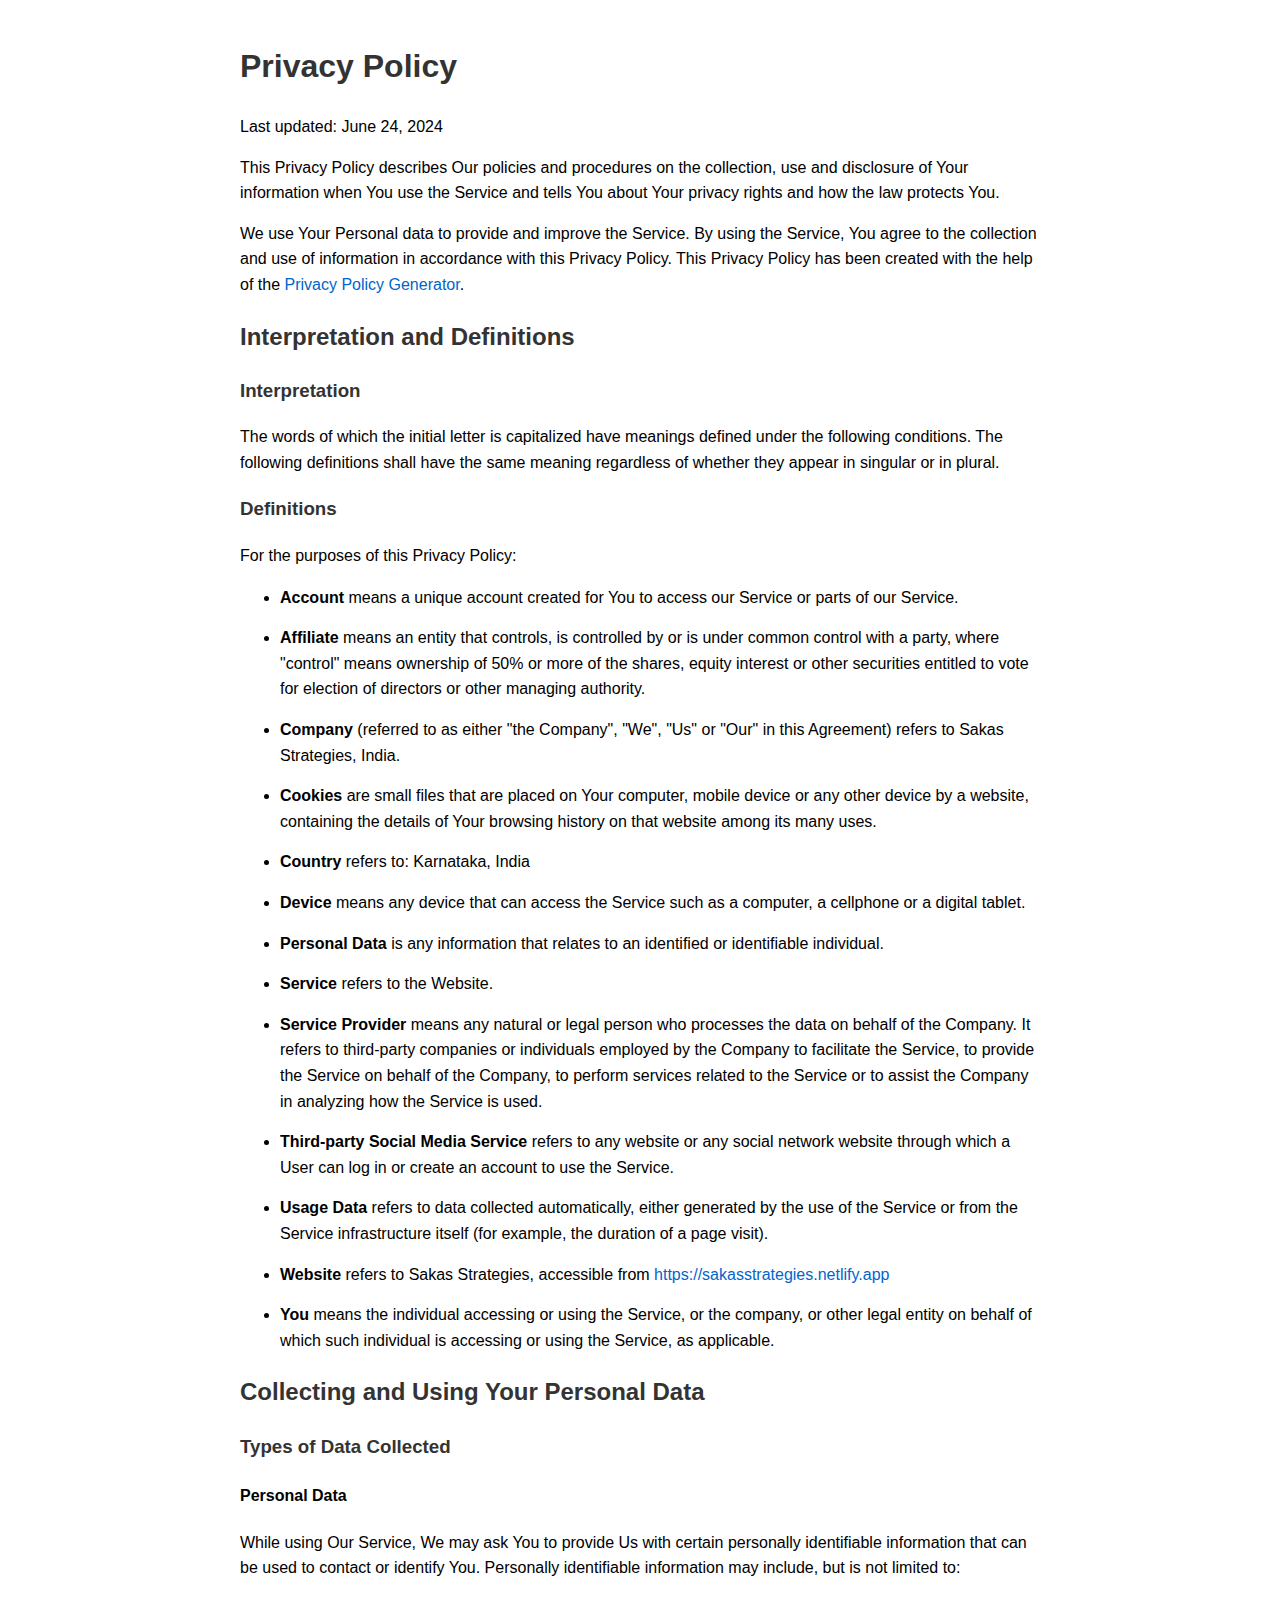
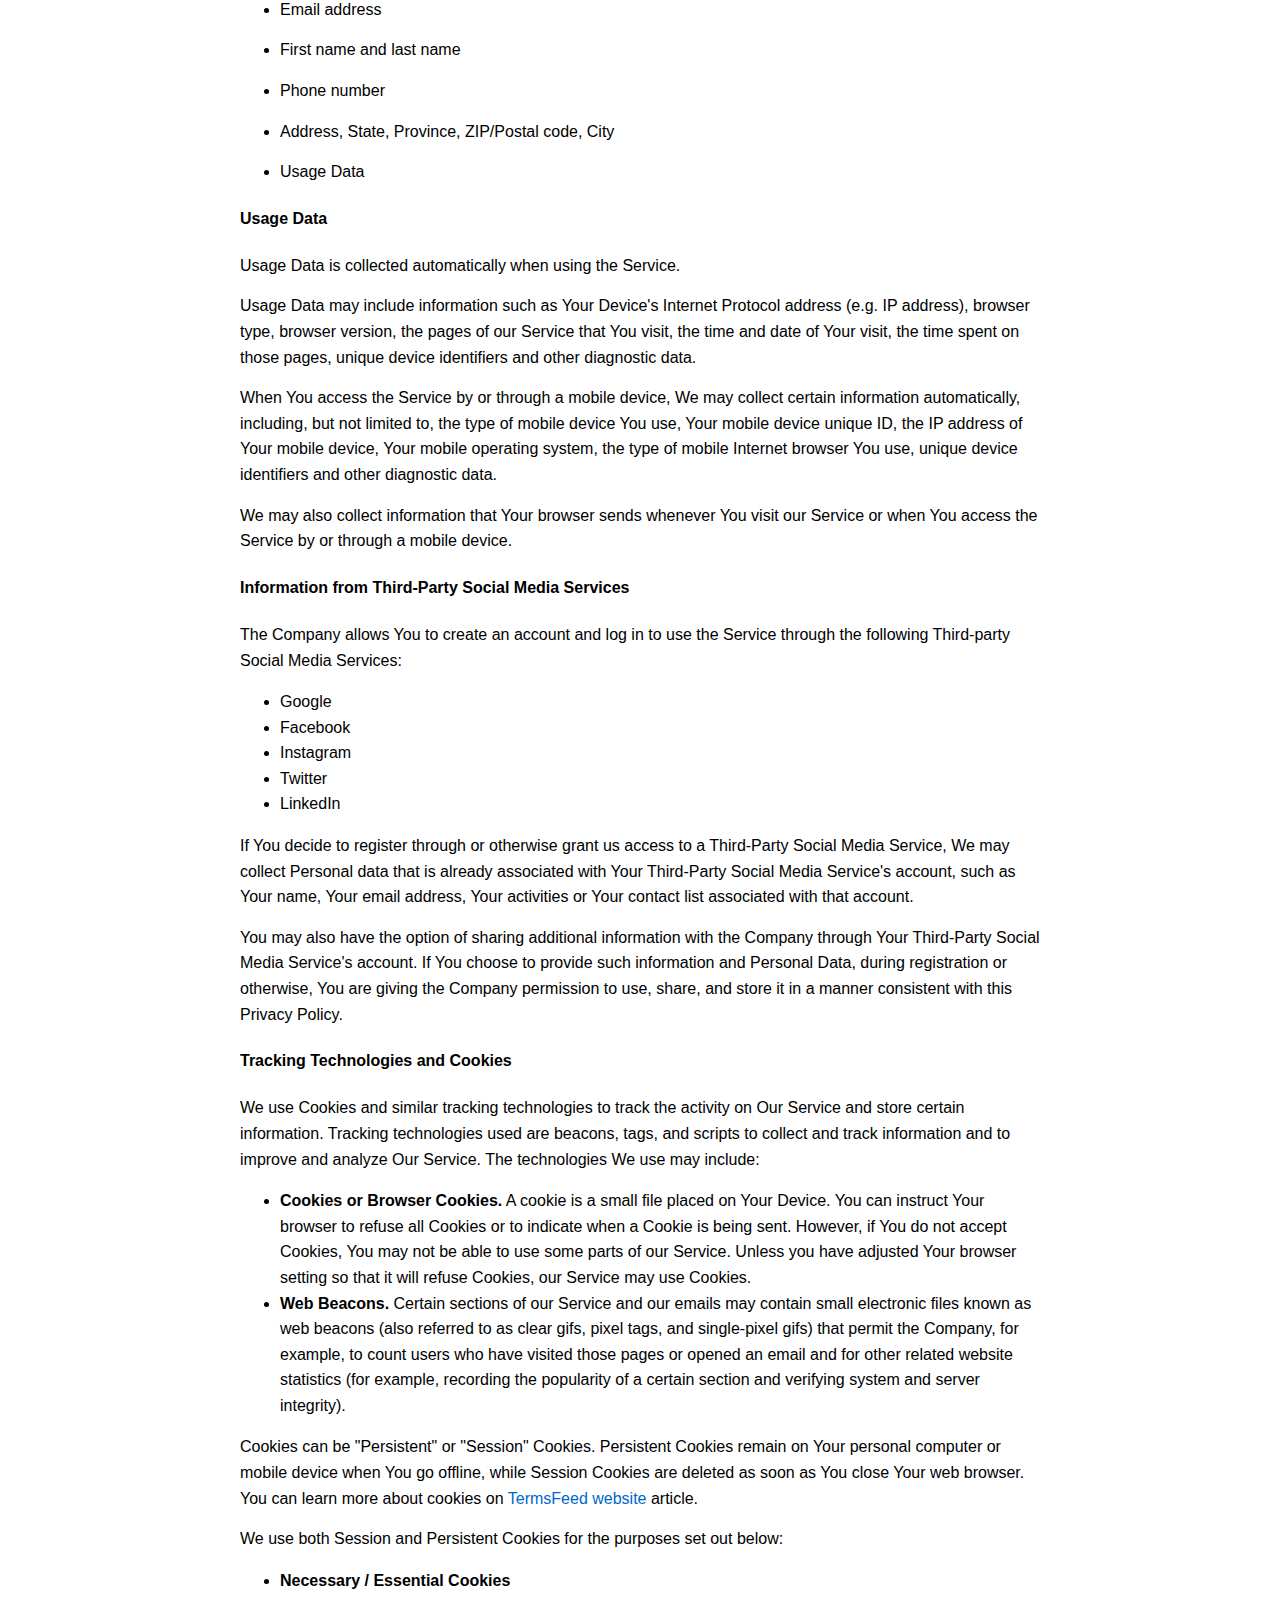
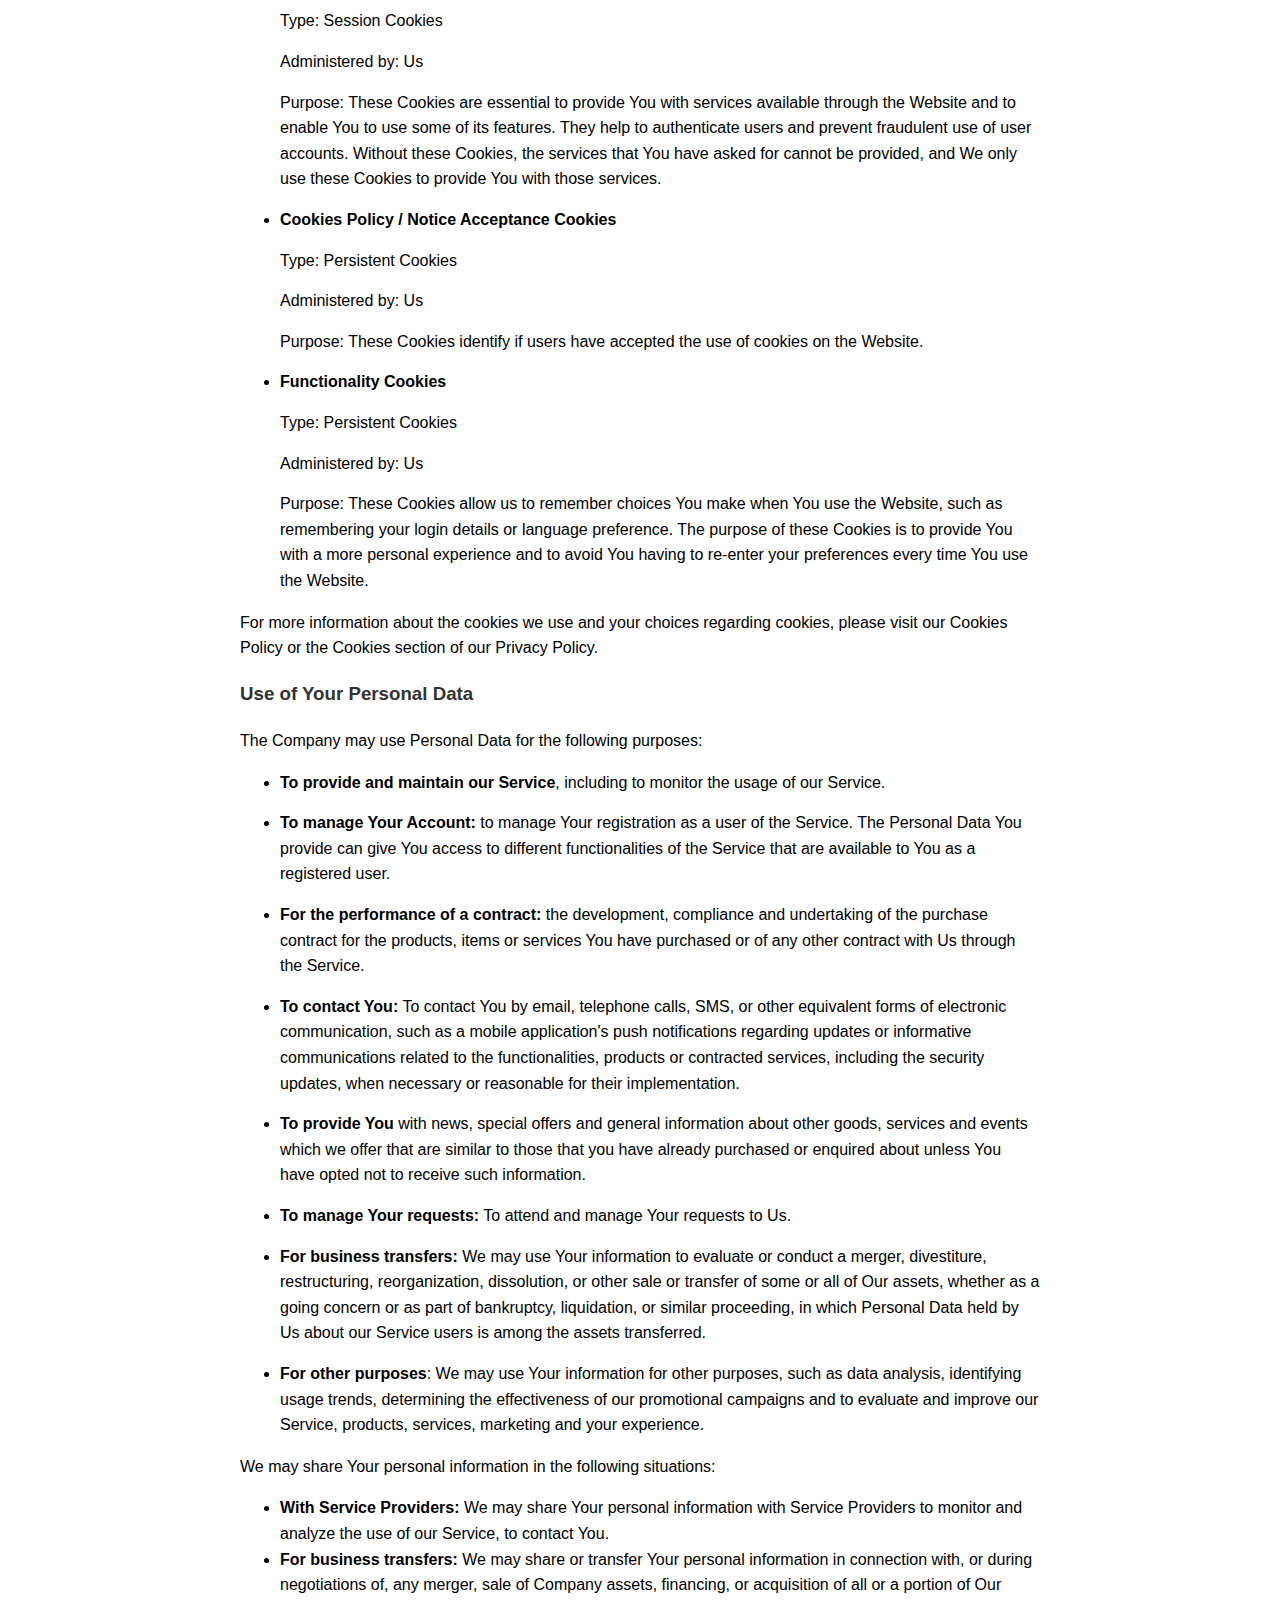
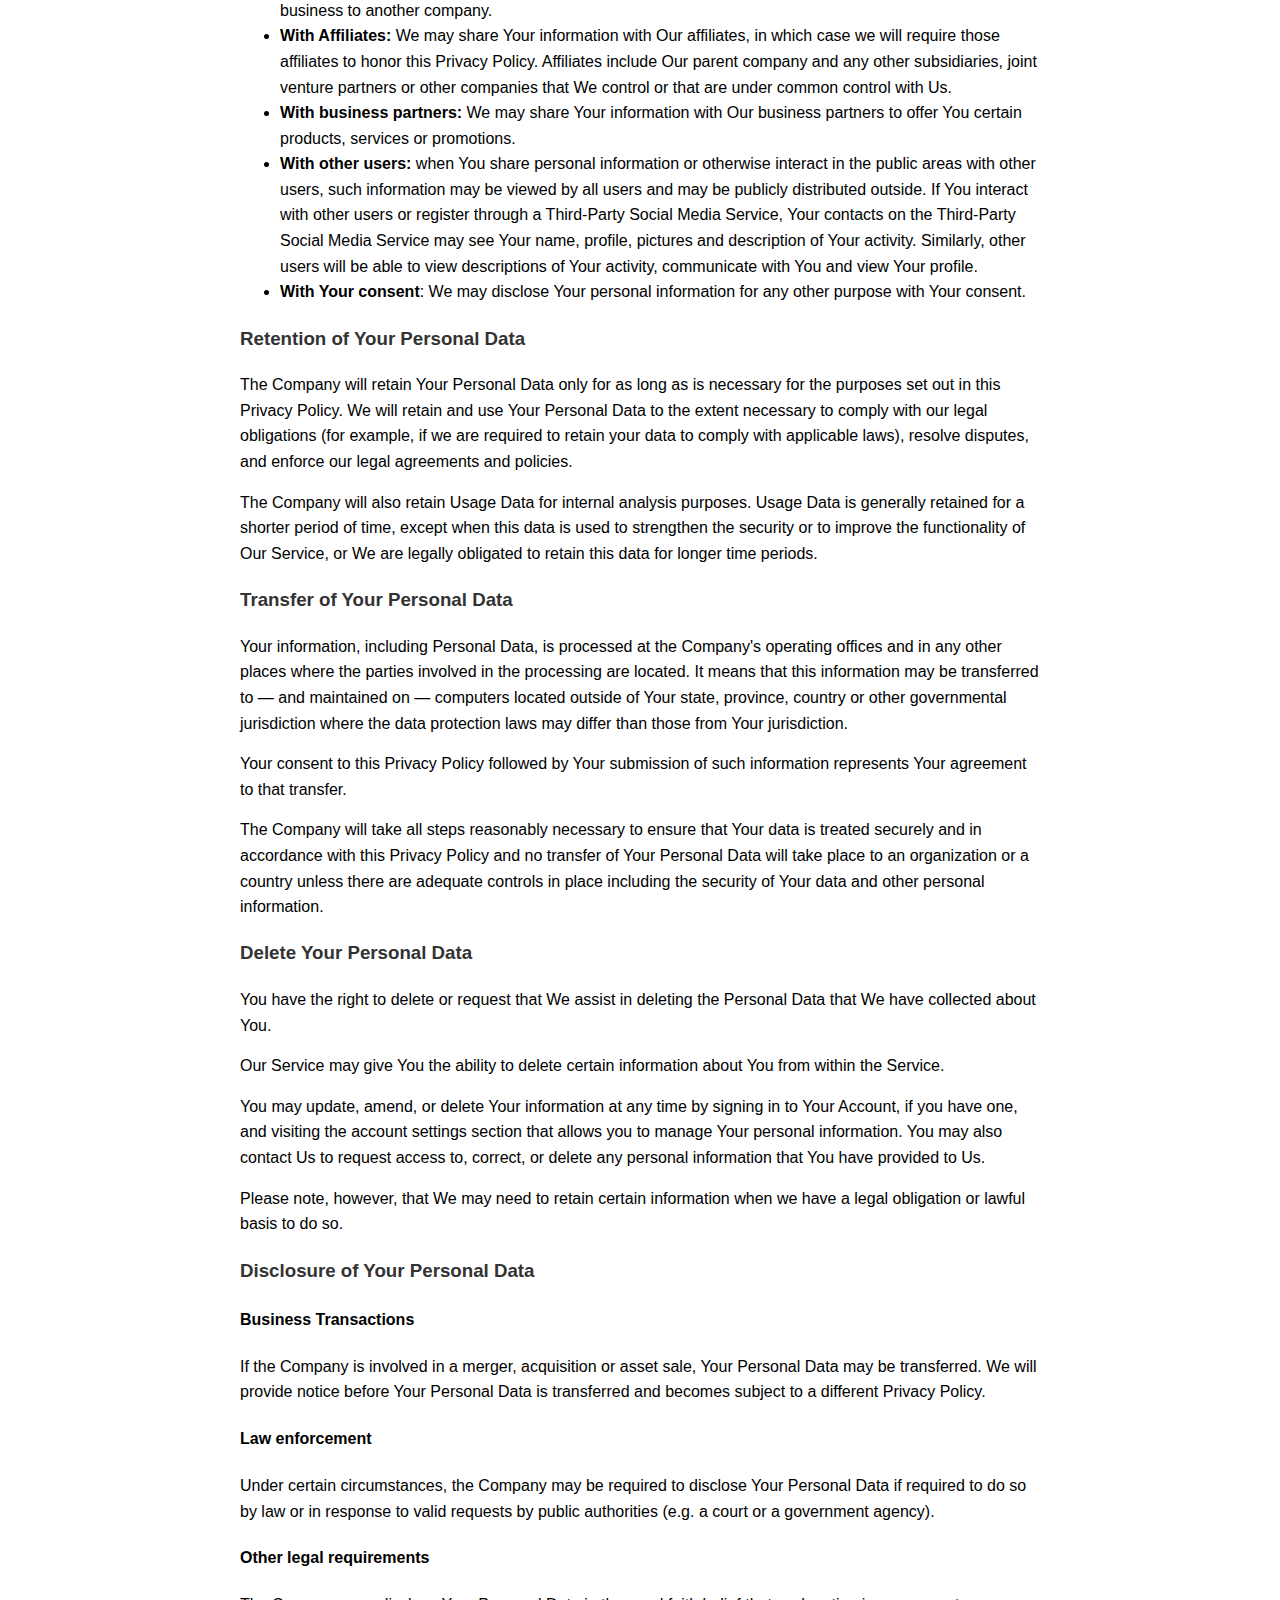
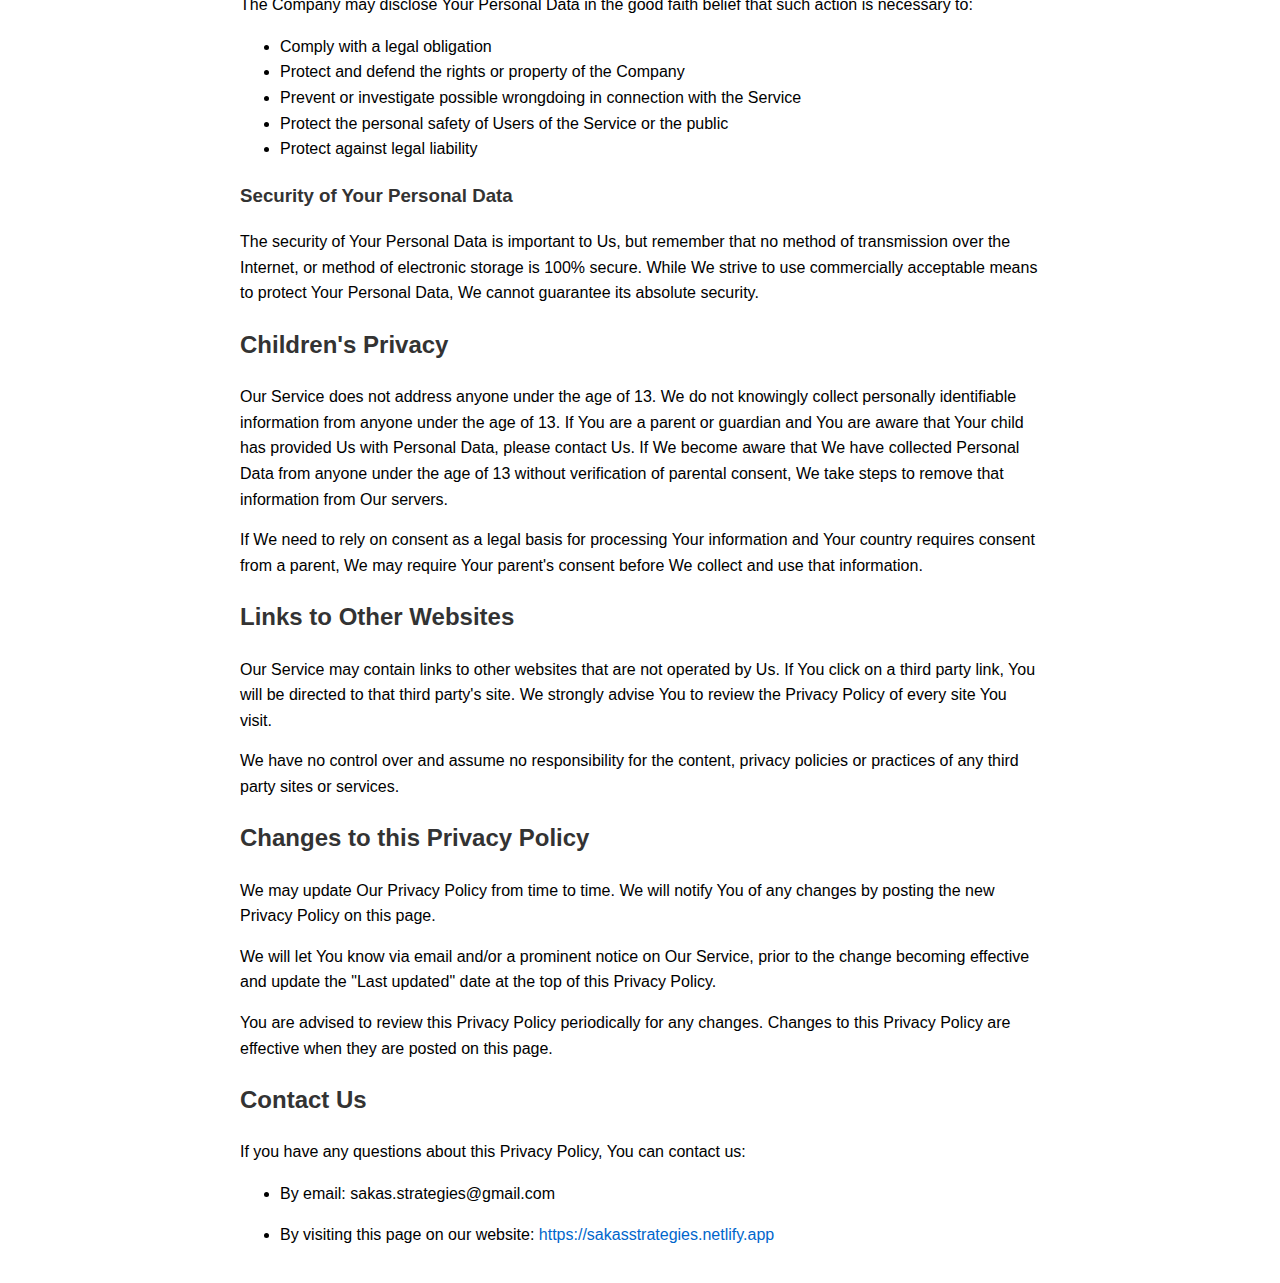
<file: privacy.html>
<!DOCTYPE html>
<html lang="en">

<head>
    <meta charset="UTF-8">
    <meta name="viewport" content="width=device-width, initial-scale=1.0">
    <title>Privacy Policy - Sakas Strategies</title>
    <style>
        body {
            font-family: Arial, sans-serif;
            line-height: 1.6;
            max-width: 800px;
            margin: auto;
            padding: 20px;
        }

        h1,
        h2,
        h3 {
            color: #333;
        }

        p {
            margin: 0 0 15px;
        }

        a {
            color: #0066cc;
            text-decoration: none;
        }

        a:hover {
            text-decoration: underline;
        }
    </style>
</head>

<body>
    <h1>Privacy Policy</h1>
    <p>Last updated: June 24, 2024</p>
    <p>This Privacy Policy describes Our policies and procedures on the collection, use and disclosure of Your
        information when You use the Service and tells You about Your privacy rights and how the law protects You.</p>
    <p>We use Your Personal data to provide and improve the Service. By using the Service, You agree to the collection
        and use of information in accordance with this Privacy Policy. This Privacy Policy has been created with the
        help of the <a href="https://www.termsfeed.com/privacy-policy-generator/" target="_blank">Privacy Policy
            Generator</a>.</p>
    <h2>Interpretation and Definitions</h2>
    <h3>Interpretation</h3>
    <p>The words of which the initial letter is capitalized have meanings defined under the following conditions. The
        following definitions shall have the same meaning regardless of whether they appear in singular or in plural.
    </p>
    <h3>Definitions</h3>
    <p>For the purposes of this Privacy Policy:</p>
    <ul>
        <li>
            <p><strong>Account</strong> means a unique account created for You to access our Service or parts of our
                Service.</p>
        </li>
        <li>
            <p><strong>Affiliate</strong> means an entity that controls, is controlled by or is under common control
                with a party, where &quot;control&quot; means ownership of 50% or more of the shares, equity interest or
                other securities entitled to vote for election of directors or other managing authority.</p>
        </li>
        <li>
            <p><strong>Company</strong> (referred to as either &quot;the Company&quot;, &quot;We&quot;, &quot;Us&quot;
                or &quot;Our&quot; in this Agreement) refers to Sakas Strategies, India.</p>
        </li>
        <li>
            <p><strong>Cookies</strong> are small files that are placed on Your computer, mobile device or any other
                device by a website, containing the details of Your browsing history on that website among its many
                uses.</p>
        </li>
        <li>
            <p><strong>Country</strong> refers to: Karnataka, India</p>
        </li>
        <li>
            <p><strong>Device</strong> means any device that can access the Service such as a computer, a cellphone or a
                digital tablet.</p>
        </li>
        <li>
            <p><strong>Personal Data</strong> is any information that relates to an identified or identifiable
                individual.</p>
        </li>
        <li>
            <p><strong>Service</strong> refers to the Website.</p>
        </li>
        <li>
            <p><strong>Service Provider</strong> means any natural or legal person who processes the data on behalf of
                the Company. It refers to third-party companies or individuals employed by the Company to facilitate the
                Service, to provide the Service on behalf of the Company, to perform services related to the Service or
                to assist the Company in analyzing how the Service is used.</p>
        </li>
        <li>
            <p><strong>Third-party Social Media Service</strong> refers to any website or any social network website
                through which a User can log in or create an account to use the Service.</p>
        </li>
        <li>
            <p><strong>Usage Data</strong> refers to data collected automatically, either generated by the use of the
                Service or from the Service infrastructure itself (for example, the duration of a page visit).</p>
        </li>
        <li>
            <p><strong>Website</strong> refers to Sakas Strategies, accessible from <a
                    href="https://sakasstrategies.netlify.app" rel="external nofollow noopener"
                    target="_blank">https://sakasstrategies.netlify.app</a></p>
        </li>
        <li>
            <p><strong>You</strong> means the individual accessing or using the Service, or the company, or other legal
                entity on behalf of which such individual is accessing or using the Service, as applicable.</p>
        </li>
    </ul>
    <h2>Collecting and Using Your Personal Data</h2>
    <h3>Types of Data Collected</h3>
    <h4>Personal Data</h4>
    <p>While using Our Service, We may ask You to provide Us with certain personally identifiable information that can
        be used to contact or identify You. Personally identifiable information may include, but is not limited to:</p>
    <ul>
        <li>
            <p>Email address</p>
        </li>
        <li>
            <p>First name and last name</p>
        </li>
        <li>
            <p>Phone number</p>
        </li>
        <li>
            <p>Address, State, Province, ZIP/Postal code, City</p>
        </li>
        <li>
            <p>Usage Data</p>
        </li>
    </ul>
    <h4>Usage Data</h4>
    <p>Usage Data is collected automatically when using the Service.</p>
    <p>Usage Data may include information such as Your Device's Internet Protocol address (e.g. IP address), browser
        type, browser version, the pages of our Service that You visit, the time and date of Your visit, the time spent
        on those pages, unique device identifiers and other diagnostic data.</p>
    <p>When You access the Service by or through a mobile device, We may collect certain information automatically,
        including, but not limited to, the type of mobile device You use, Your mobile device unique ID, the IP address
        of Your mobile device, Your mobile operating system, the type of mobile Internet browser You use, unique device
        identifiers and other diagnostic data.</p>
    <p>We may also collect information that Your browser sends whenever You visit our Service or when You access the
        Service by or through a mobile device.</p>
    <h4>Information from Third-Party Social Media Services</h4>
    <p>The Company allows You to create an account and log in to use the Service through the following Third-party
        Social Media Services:</p>
    <ul>
        <li>Google</li>
        <li>Facebook</li>
        <li>Instagram</li>
        <li>Twitter</li>
        <li>LinkedIn</li>
    </ul>
    <p>If You decide to register through or otherwise grant us access to a Third-Party Social Media Service, We may
        collect Personal data that is already associated with Your Third-Party Social Media Service's account, such as
        Your name, Your email address, Your activities or Your contact list associated with that account.</p>
    <p>You may also have the option of sharing additional information with the Company through Your Third-Party Social
        Media Service's account. If You choose to provide such information and Personal Data, during registration or
        otherwise, You are giving the Company permission to use, share, and store it in a manner consistent with this
        Privacy Policy.</p>
    <h4>Tracking Technologies and Cookies</h4>
    <p>We use Cookies and similar tracking technologies to track the activity on Our Service and store certain
        information. Tracking technologies used are beacons, tags, and scripts to collect and track information and to
        improve and analyze Our Service. The technologies We use may include:</p>
    <ul>
        <li><strong>Cookies or Browser Cookies.</strong> A cookie is a small file placed on Your Device. You can
            instruct Your browser to refuse all Cookies or to indicate when a Cookie is being sent. However, if You do
            not accept Cookies, You may not be able to use some parts of our Service. Unless you have adjusted Your
            browser setting so that it will refuse Cookies, our Service may use Cookies.</li>
        <li><strong>Web Beacons.</strong> Certain sections of our Service and our emails may contain small electronic
            files known as web beacons (also referred to as clear gifs, pixel tags, and single-pixel gifs) that permit
            the Company, for example, to count users who have visited those pages or opened an email and for other
            related website statistics (for example, recording the popularity of a certain section and verifying system
            and server integrity).</li>
    </ul>
    <p>Cookies can be &quot;Persistent&quot; or &quot;Session&quot; Cookies. Persistent Cookies remain on Your personal
        computer or mobile device when You go offline, while Session Cookies are deleted as soon as You close Your web
        browser. You can learn more about cookies on <a href="https://www.termsfeed.com/blog/cookies/#What_Are_Cookies"
            target="_blank">TermsFeed website</a> article.</p>
    <p>We use both Session and Persistent Cookies for the purposes set out below:</p>
    <ul>
        <li>
            <p><strong>Necessary / Essential Cookies</strong></p>
            <p>Type: Session Cookies</p>
            <p>Administered by: Us</p>
            <p>Purpose: These Cookies are essential to provide You with services available through the Website and to
                enable You to use some of its features. They help to authenticate users and prevent fraudulent use of
                user accounts. Without these Cookies, the services that You have asked for cannot be provided, and We
                only use these Cookies to provide You with those services.</p>
        </li>
        <li>
            <p><strong>Cookies Policy / Notice Acceptance Cookies</strong></p>
            <p>Type: Persistent Cookies</p>
            <p>Administered by: Us</p>
            <p>Purpose: These Cookies identify if users have accepted the use of cookies on the Website.</p>
        </li>
        <li>
            <p><strong>Functionality Cookies</strong></p>
            <p>Type: Persistent Cookies</p>
            <p>Administered by: Us</p>
            <p>Purpose: These Cookies allow us to remember choices You make when You use the Website, such as
                remembering your login details or language preference. The purpose of these Cookies is to provide You
                with a more personal experience and to avoid You having to re-enter your preferences every time You use
                the Website.</p>
        </li>
    </ul>
    <p>For more information about the cookies we use and your choices regarding cookies, please visit our Cookies Policy
        or the Cookies section of our Privacy Policy.</p>
    <h3>Use of Your Personal Data</h3>
    <p>The Company may use Personal Data for the following purposes:</p>
    <ul>
        <li>
            <p><strong>To provide and maintain our Service</strong>, including to monitor the usage of our Service.</p>
        </li>
        <li>
            <p><strong>To manage Your Account:</strong> to manage Your registration as a user of the Service. The
                Personal Data You provide can give You access to different functionalities of the Service that are
                available to You as a registered user.</p>
        </li>
        <li>
            <p><strong>For the performance of a contract:</strong> the development, compliance and undertaking of the
                purchase contract for the products, items or services You have purchased or of any other contract with
                Us through the Service.</p>
        </li>
        <li>
            <p><strong>To contact You:</strong> To contact You by email, telephone calls, SMS, or other equivalent forms
                of electronic communication, such as a mobile application's push notifications regarding updates or
                informative communications related to the functionalities, products or contracted services, including
                the security updates, when necessary or reasonable for their implementation.</p>
        </li>
        <li>
            <p><strong>To provide You</strong> with news, special offers and general information about other goods,
                services and events which we offer that are similar to those that you have already purchased or enquired
                about unless You have opted not to receive such information.</p>
        </li>
        <li>
            <p><strong>To manage Your requests:</strong> To attend and manage Your requests to Us.</p>
        </li>
        <li>
            <p><strong>For business transfers:</strong> We may use Your information to evaluate or conduct a merger,
                divestiture, restructuring, reorganization, dissolution, or other sale or transfer of some or all of Our
                assets, whether as a going concern or as part of bankruptcy, liquidation, or similar proceeding, in
                which Personal Data held by Us about our Service users is among the assets transferred.</p>
        </li>
        <li>
            <p><strong>For other purposes</strong>: We may use Your information for other purposes, such as data
                analysis, identifying usage trends, determining the effectiveness of our promotional campaigns and to
                evaluate and improve our Service, products, services, marketing and your experience.</p>
        </li>
    </ul>
    <p>We may share Your personal information in the following situations:</p>
    <ul>
        <li><strong>With Service Providers:</strong> We may share Your personal information with Service Providers to
            monitor and analyze the use of our Service, to contact You.</li>
        <li><strong>For business transfers:</strong> We may share or transfer Your personal information in connection
            with, or during negotiations of, any merger, sale of Company assets, financing, or acquisition of all or a
            portion of Our business to another company.</li>
        <li><strong>With Affiliates:</strong> We may share Your information with Our affiliates, in which case we will
            require those affiliates to honor this Privacy Policy. Affiliates include Our parent company and any other
            subsidiaries, joint venture partners or other companies that We control or that are under common control
            with Us.</li>
        <li><strong>With business partners:</strong> We may share Your information with Our business partners to offer
            You certain products, services or promotions.</li>
        <li><strong>With other users:</strong> when You share personal information or otherwise interact in the public
            areas with other users, such information may be viewed by all users and may be publicly distributed outside.
            If You interact with other users or register through a Third-Party Social Media Service, Your contacts on
            the Third-Party Social Media Service may see Your name, profile, pictures and description of Your activity.
            Similarly, other users will be able to view descriptions of Your activity, communicate with You and view
            Your profile.</li>
        <li><strong>With Your consent</strong>: We may disclose Your personal information for any other purpose with
            Your consent.</li>
    </ul>
    <h3>Retention of Your Personal Data</h3>
    <p>The Company will retain Your Personal Data only for as long as is necessary for the purposes set out in this
        Privacy Policy. We will retain and use Your Personal Data to the extent necessary to comply with our legal
        obligations (for example, if we are required to retain your data to comply with applicable laws), resolve
        disputes, and enforce our legal agreements and policies.</p>
    <p>The Company will also retain Usage Data for internal analysis purposes. Usage Data is generally retained for a
        shorter period of time, except when this data is used to strengthen the security or to improve the functionality
        of Our Service, or We are legally obligated to retain this data for longer time periods.</p>
    <h3>Transfer of Your Personal Data</h3>
    <p>Your information, including Personal Data, is processed at the Company's operating offices and in any other
        places where the parties involved in the processing are located. It means that this information may be
        transferred to — and maintained on — computers located outside of Your state, province, country or other
        governmental jurisdiction where the data protection laws may differ than those from Your jurisdiction.</p>
    <p>Your consent to this Privacy Policy followed by Your submission of such information represents Your agreement to
        that transfer.</p>
    <p>The Company will take all steps reasonably necessary to ensure that Your data is treated securely and in
        accordance with this Privacy Policy and no transfer of Your Personal Data will take place to an organization or
        a country unless there are adequate controls in place including the security of Your data and other personal
        information.</p>
    <h3>Delete Your Personal Data</h3>
    <p>You have the right to delete or request that We assist in deleting the Personal Data that We have collected about
        You.</p>
    <p>Our Service may give You the ability to delete certain information about You from within the Service.</p>
    <p>You may update, amend, or delete Your information at any time by signing in to Your Account, if you have one, and
        visiting the account settings section that allows you to manage Your personal information. You may also contact
        Us to request access to, correct, or delete any personal information that You have provided to Us.</p>
    <p>Please note, however, that We may need to retain certain information when we have a legal obligation or lawful
        basis to do so.</p>
    <h3>Disclosure of Your Personal Data</h3>
    <h4>Business Transactions</h4>
    <p>If the Company is involved in a merger, acquisition or asset sale, Your Personal Data may be transferred. We will
        provide notice before Your Personal Data is transferred and becomes subject to a different Privacy Policy.</p>
    <h4>Law enforcement</h4>
    <p>Under certain circumstances, the Company may be required to disclose Your Personal Data if required to do so by
        law or in response to valid requests by public authorities (e.g. a court or a government agency).</p>
    <h4>Other legal requirements</h4>
    <p>The Company may disclose Your Personal Data in the good faith belief that such action is necessary to:</p>
    <ul>
        <li>Comply with a legal obligation</li>
        <li>Protect and defend the rights or property of the Company</li>
        <li>Prevent or investigate possible wrongdoing in connection with the Service</li>
        <li>Protect the personal safety of Users of the Service or the public</li>
        <li>Protect against legal liability</li>
    </ul>
    <h3>Security of Your Personal Data</h3>
    <p>The security of Your Personal Data is important to Us, but remember that no method of transmission over the
        Internet, or method of electronic storage is 100% secure. While We strive to use commercially acceptable means
        to protect Your Personal Data, We cannot guarantee its absolute security.</p>
    <h2>Children's Privacy</h2>
    <p>Our Service does not address anyone under the age of 13. We do not knowingly collect personally identifiable
        information from anyone under the age of 13. If You are a parent or guardian and You are aware that Your child
        has provided Us with Personal Data, please contact Us. If We become aware that We have collected Personal Data
        from anyone under the age of 13 without verification of parental consent, We take steps to remove that
        information from Our servers.</p>
    <p>If We need to rely on consent as a legal basis for processing Your information and Your country requires consent
        from a parent, We may require Your parent's consent before We collect and use that information.</p>
    <h2>Links to Other Websites</h2>
    <p>Our Service may contain links to other websites that are not operated by Us. If You click on a third party link,
        You will be directed to that third party's site. We strongly advise You to review the Privacy Policy of every
        site You visit.</p>
    <p>We have no control over and assume no responsibility for the content, privacy policies or practices of any third
        party sites or services.</p>
    <h2>Changes to this Privacy Policy</h2>
    <p>We may update Our Privacy Policy from time to time. We will notify You of any changes by posting the new Privacy
        Policy on this page.</p>
    <p>We will let You know via email and/or a prominent notice on Our Service, prior to the change becoming effective
        and update the &quot;Last updated&quot; date at the top of this Privacy Policy.</p>
    <p>You are advised to review this Privacy Policy periodically for any changes. Changes to this Privacy Policy are
        effective when they are posted on this page.</p>
    <h2>Contact Us</h2>
    <p>If you have any questions about this Privacy Policy, You can contact us:</p>
    <ul>
        <li>
            <p>By email: sakas.strategies@gmail.com</p>
        </li>
        <li>
            <p>By visiting this page on our website: <a href="https://sakasstrategies.netlify.app"
                    rel="external nofollow noopener" target="_blank">https://sakasstrategies.netlify.app</a></p>
        </li>
    </ul>
</body>

</html>
</file>
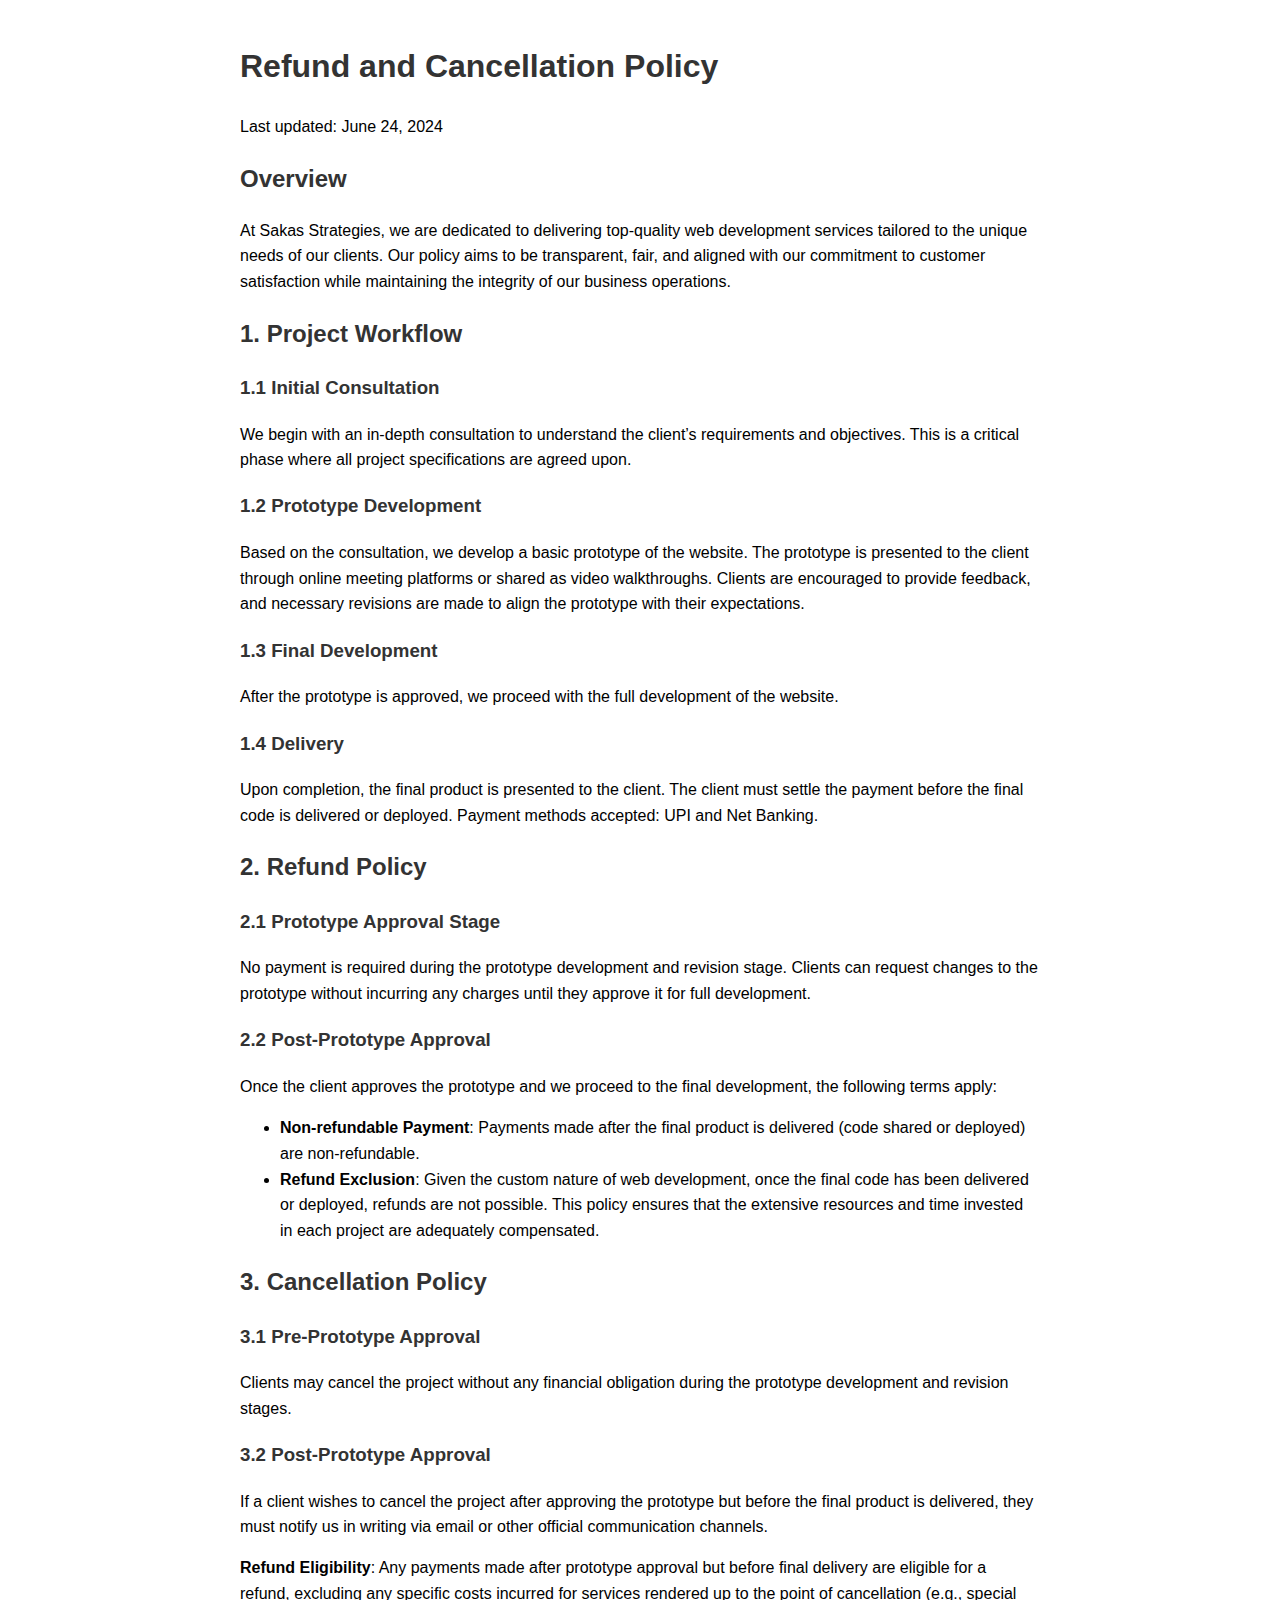
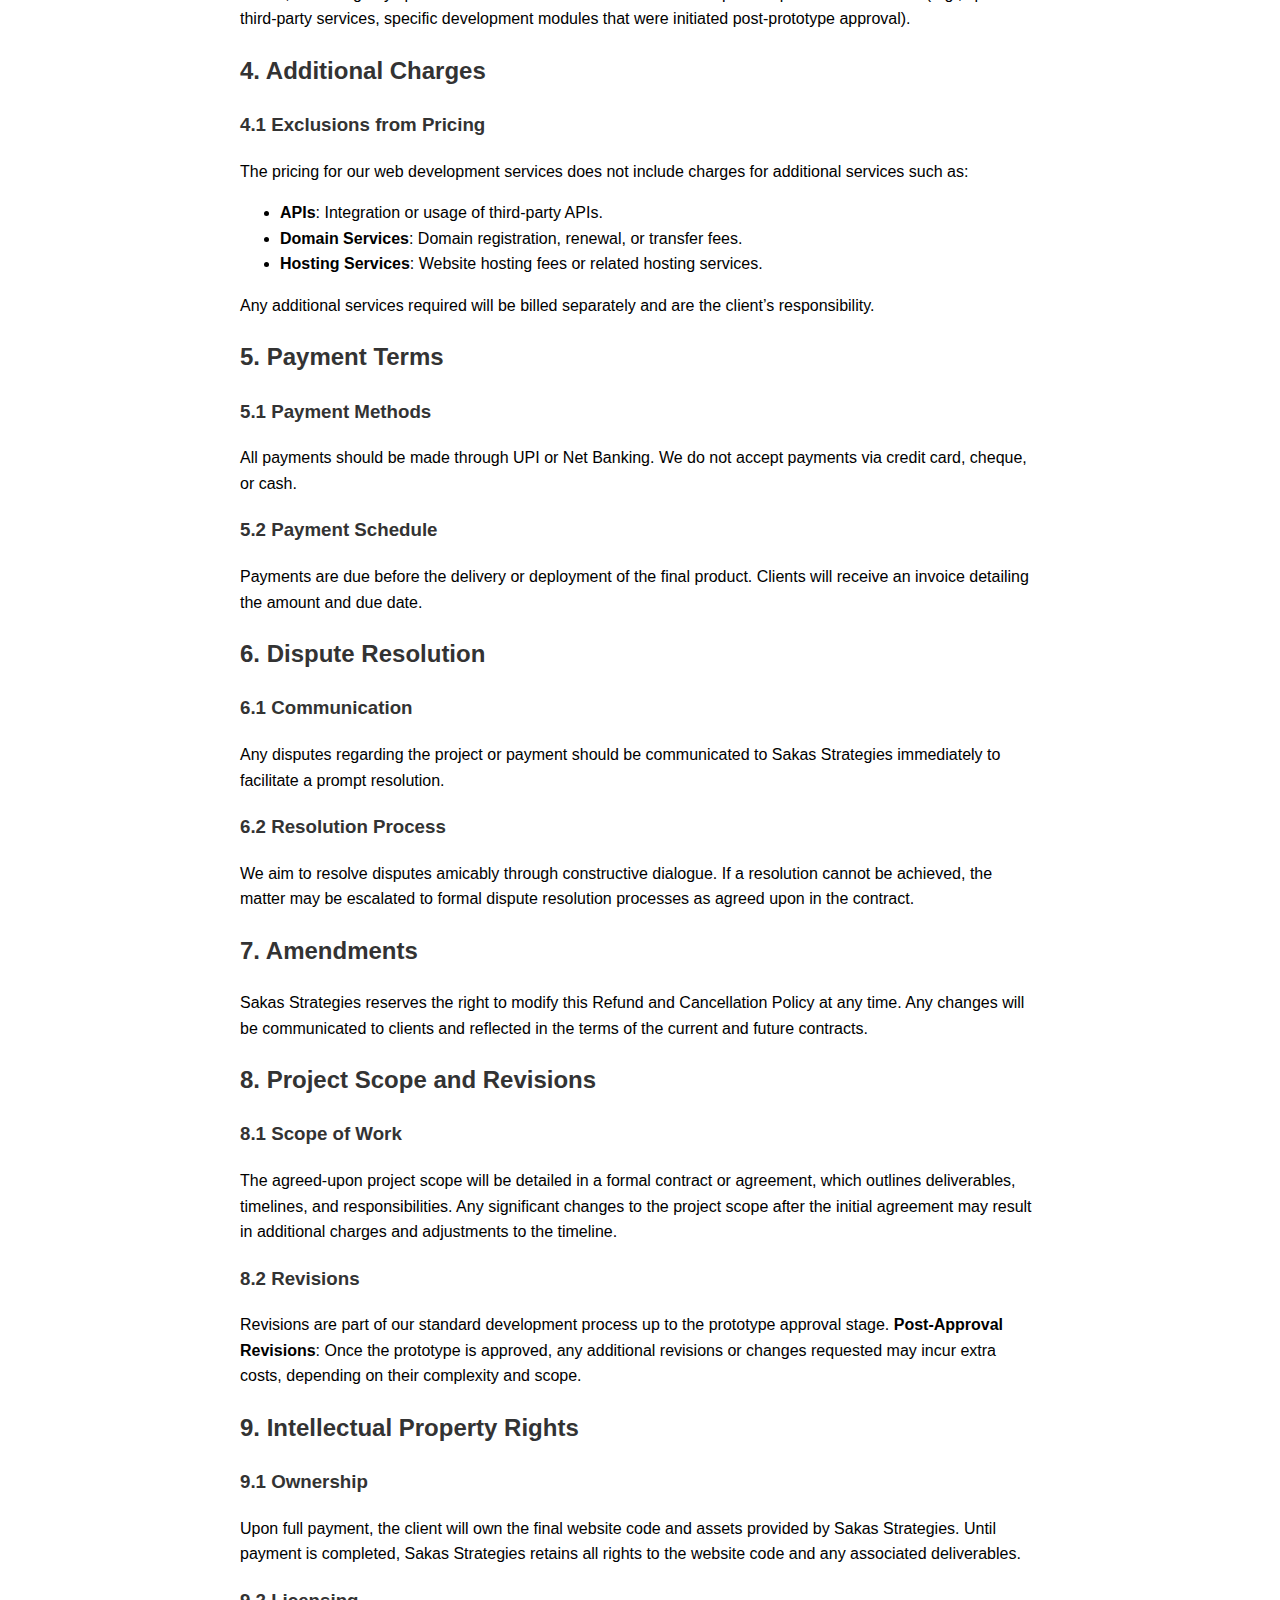
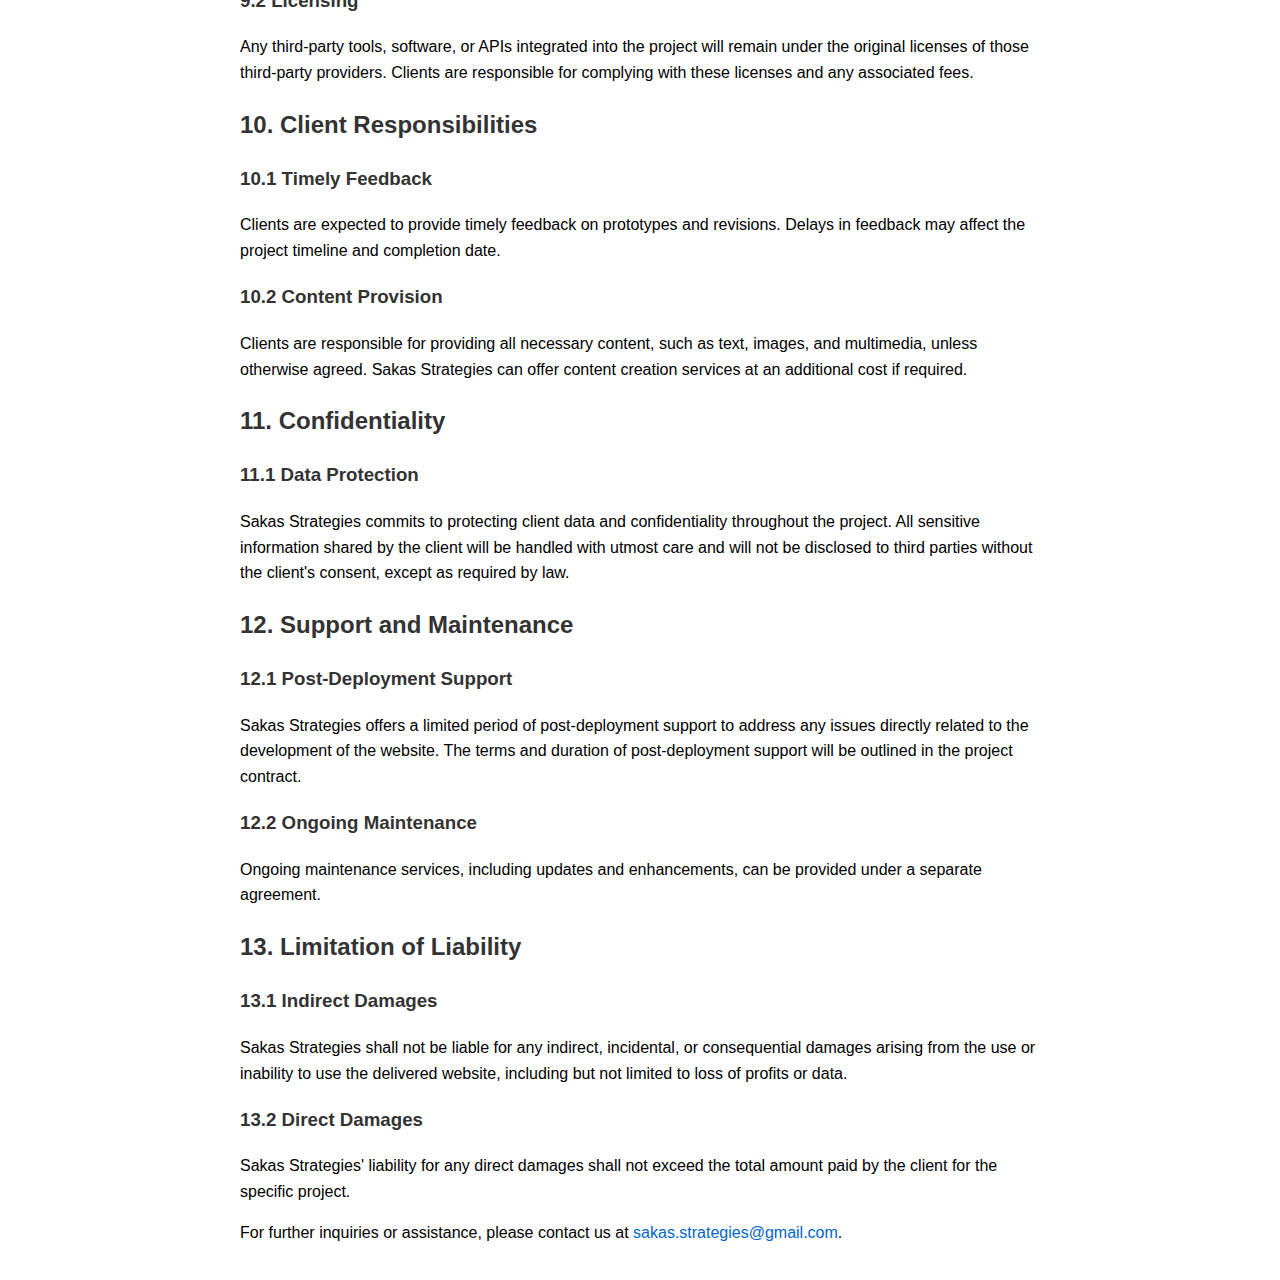
<file: refund-and-cancellation.html>
<!DOCTYPE html>
<html lang="en">

<head>
    <meta charset="UTF-8" />
    <meta name="viewport" content="width=device-width, initial-scale=1.0" />
    <title>Refund and Cancellation Policy | Sakas Strategies</title>
    <style>
        body {
            font-family: Arial, sans-serif;
            line-height: 1.6;
            max-width: 800px;
            margin: auto;
            padding: 20px;
        }

        h1,
        h2,
        h3 {
            color: #333;
        }

        p {
            margin: 0 0 15px;
        }

        a {
            color: #0066cc;
            text-decoration: none;
        }

        a:hover {
            text-decoration: underline;
        }
    </style>
</head>

<body>
    <div class="container">
        <h1>Refund and Cancellation Policy</h1>
        <p>Last updated: June 24, 2024</p>

        <h2>Overview</h2>
        <p>
            At Sakas Strategies, we are dedicated to delivering top-quality web
            development services tailored to the unique needs of our clients. Our
            policy aims to be transparent, fair, and aligned with our commitment to
            customer satisfaction while maintaining the integrity of our business
            operations.
        </p>

        <h2>1. Project Workflow</h2>
        <h3>1.1 Initial Consultation</h3>
        <p>
            We begin with an in-depth consultation to understand the client’s
            requirements and objectives. This is a critical phase where all project
            specifications are agreed upon.
        </p>

        <h3>1.2 Prototype Development</h3>
        <p>
            Based on the consultation, we develop a basic prototype of the website.
            The prototype is presented to the client through online meeting
            platforms or shared as video walkthroughs. Clients are encouraged to
            provide feedback, and necessary revisions are made to align the
            prototype with their expectations.
        </p>

        <h3>1.3 Final Development</h3>
        <p>
            After the prototype is approved, we proceed with the full development of
            the website.
        </p>

        <h3>1.4 Delivery</h3>
        <p>
            Upon completion, the final product is presented to the client. The
            client must settle the payment before the final code is delivered or
            deployed. Payment methods accepted: UPI and Net Banking.
        </p>

        <h2>2. Refund Policy</h2>
        <h3>2.1 Prototype Approval Stage</h3>
        <p>
            No payment is required during the prototype development and revision
            stage. Clients can request changes to the prototype without incurring
            any charges until they approve it for full development.
        </p>

        <h3>2.2 Post-Prototype Approval</h3>
        <p>
            Once the client approves the prototype and we proceed to the final
            development, the following terms apply:
        </p>
        <ul>
            <li>
                <strong>Non-refundable Payment</strong>: Payments made after the final
                product is delivered (code shared or deployed) are non-refundable.
            </li>
            <li>
                <strong>Refund Exclusion</strong>: Given the custom nature of web
                development, once the final code has been delivered or deployed,
                refunds are not possible. This policy ensures that the extensive
                resources and time invested in each project are adequately
                compensated.
            </li>
        </ul>

        <h2>3. Cancellation Policy</h2>
        <h3>3.1 Pre-Prototype Approval</h3>
        <p>
            Clients may cancel the project without any financial obligation during
            the prototype development and revision stages.
        </p>

        <h3>3.2 Post-Prototype Approval</h3>
        <p>
            If a client wishes to cancel the project after approving the prototype
            but before the final product is delivered, they must notify us in
            writing via email or other official communication channels.
        </p>
        <p>
            <strong>Refund Eligibility</strong>: Any payments made after prototype
            approval but before final delivery are eligible for a refund, excluding
            any specific costs incurred for services rendered up to the point of
            cancellation (e.g., special third-party services, specific development
            modules that were initiated post-prototype approval).
        </p>

        <h2>4. Additional Charges</h2>
        <h3>4.1 Exclusions from Pricing</h3>
        <p>
            The pricing for our web development services does not include charges
            for additional services such as:
        </p>
        <ul>
            <li>
                <strong>APIs</strong>: Integration or usage of third-party APIs.
            </li>
            <li>
                <strong>Domain Services</strong>: Domain registration, renewal, or
                transfer fees.
            </li>
            <li>
                <strong>Hosting Services</strong>: Website hosting fees or related
                hosting services.
            </li>
        </ul>
        <p>
            Any additional services required will be billed separately and are the
            client’s responsibility.
        </p>

        <h2>5. Payment Terms</h2>
        <h3>5.1 Payment Methods</h3>
        <p>
            All payments should be made through UPI or Net Banking. We do not accept
            payments via credit card, cheque, or cash.
        </p>

        <h3>5.2 Payment Schedule</h3>
        <p>
            Payments are due before the delivery or deployment of the final product.
            Clients will receive an invoice detailing the amount and due date.
        </p>

        <h2>6. Dispute Resolution</h2>
        <h3>6.1 Communication</h3>
        <p>
            Any disputes regarding the project or payment should be communicated to
            Sakas Strategies immediately to facilitate a prompt resolution.
        </p>

        <h3>6.2 Resolution Process</h3>
        <p>
            We aim to resolve disputes amicably through constructive dialogue. If a
            resolution cannot be achieved, the matter may be escalated to formal
            dispute resolution processes as agreed upon in the contract.
        </p>

        <h2>7. Amendments</h2>
        <p>
            Sakas Strategies reserves the right to modify this Refund and
            Cancellation Policy at any time. Any changes will be communicated to
            clients and reflected in the terms of the current and future contracts.
        </p>

        <h2>8. Project Scope and Revisions</h2>
        <h3>8.1 Scope of Work</h3>
        <p>
            The agreed-upon project scope will be detailed in a formal contract or
            agreement, which outlines deliverables, timelines, and responsibilities.
            Any significant changes to the project scope after the initial agreement
            may result in additional charges and adjustments to the timeline.
        </p>

        <h3>8.2 Revisions</h3>
        <p>
            Revisions are part of our standard development process up to the
            prototype approval stage. <strong>Post-Approval Revisions</strong>: Once
            the prototype is approved, any additional revisions or changes requested
            may incur extra costs, depending on their complexity and scope.
        </p>

        <h2>9. Intellectual Property Rights</h2>
        <h3>9.1 Ownership</h3>
        <p>
            Upon full payment, the client will own the final website code and assets
            provided by Sakas Strategies. Until payment is completed, Sakas
            Strategies retains all rights to the website code and any associated
            deliverables.
        </p>

        <h3>9.2 Licensing</h3>
        <p>
            Any third-party tools, software, or APIs integrated into the project
            will remain under the original licenses of those third-party providers.
            Clients are responsible for complying with these licenses and any
            associated fees.
        </p>

        <h2>10. Client Responsibilities</h2>
        <h3>10.1 Timely Feedback</h3>
        <p>
            Clients are expected to provide timely feedback on prototypes and
            revisions. Delays in feedback may affect the project timeline and
            completion date.
        </p>

        <h3>10.2 Content Provision</h3>
        <p>
            Clients are responsible for providing all necessary content, such as
            text, images, and multimedia, unless otherwise agreed. Sakas Strategies
            can offer content creation services at an additional cost if required.
        </p>

        <h2>11. Confidentiality</h2>
        <h3>11.1 Data Protection</h3>
        <p>
            Sakas Strategies commits to protecting client data and confidentiality
            throughout the project. All sensitive information shared by the client
            will be handled with utmost care and will not be disclosed to third
            parties without the client's consent, except as required by law.
        </p>

        <h2>12. Support and Maintenance</h2>
        <h3>12.1 Post-Deployment Support</h3>
        <p>
            Sakas Strategies offers a limited period of post-deployment support to
            address any issues directly related to the development of the website.
            The terms and duration of post-deployment support will be outlined in
            the project contract.
        </p>

        <h3>12.2 Ongoing Maintenance</h3>
        <p>
            Ongoing maintenance services, including updates and enhancements, can be
            provided under a separate agreement.
        </p>

        <h2>13. Limitation of Liability</h2>
        <h3>13.1 Indirect Damages</h3>
        <p>
            Sakas Strategies shall not be liable for any indirect, incidental, or
            consequential damages arising from the use or inability to use the
            delivered website, including but not limited to loss of profits or data.
        </p>

        <h3>13.2 Direct Damages</h3>
        <p>
            Sakas Strategies' liability for any direct damages shall not exceed the
            total amount paid by the client for the specific project.
        </p>

        <p>
            For further inquiries or assistance, please contact us at
            <a href="mailto:sakas.strategies@gmail.com">sakas.strategies@gmail.com</a>.
        </p>
    </div>
</body>

</html>
</file>
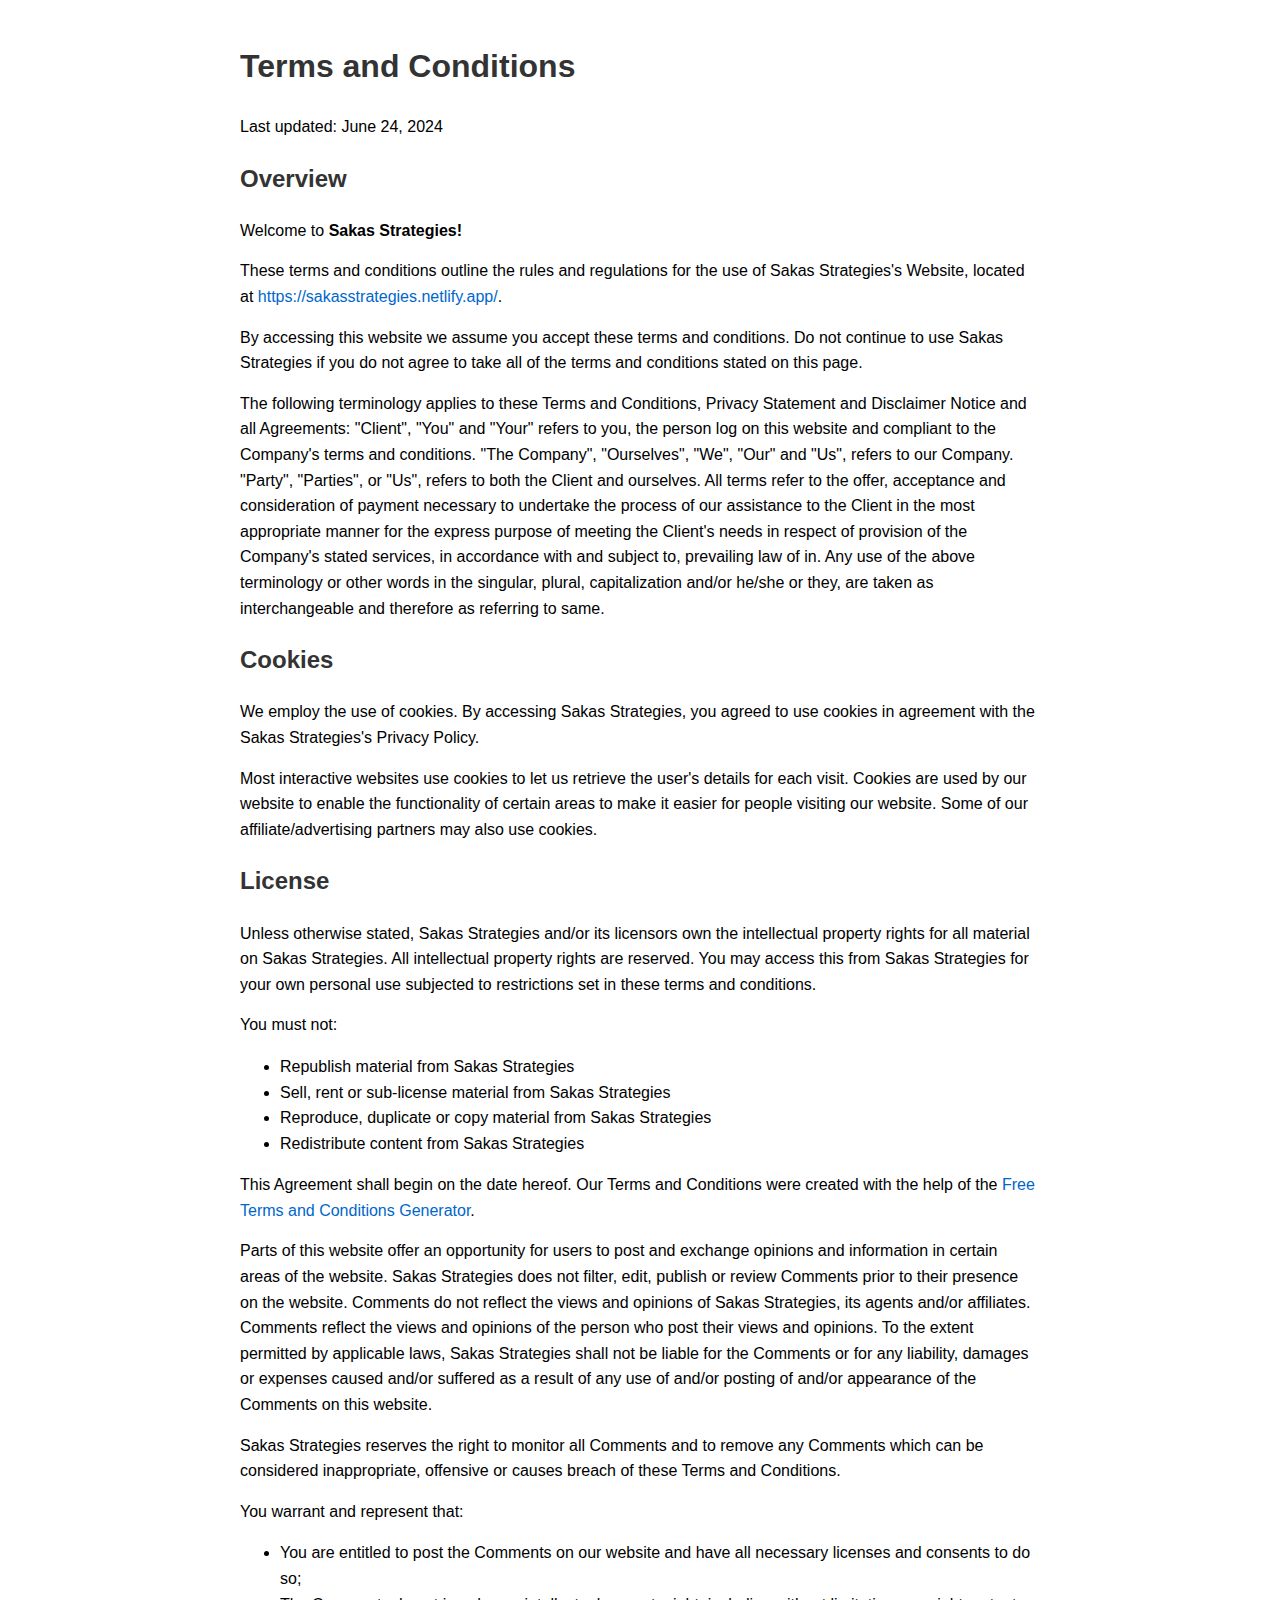
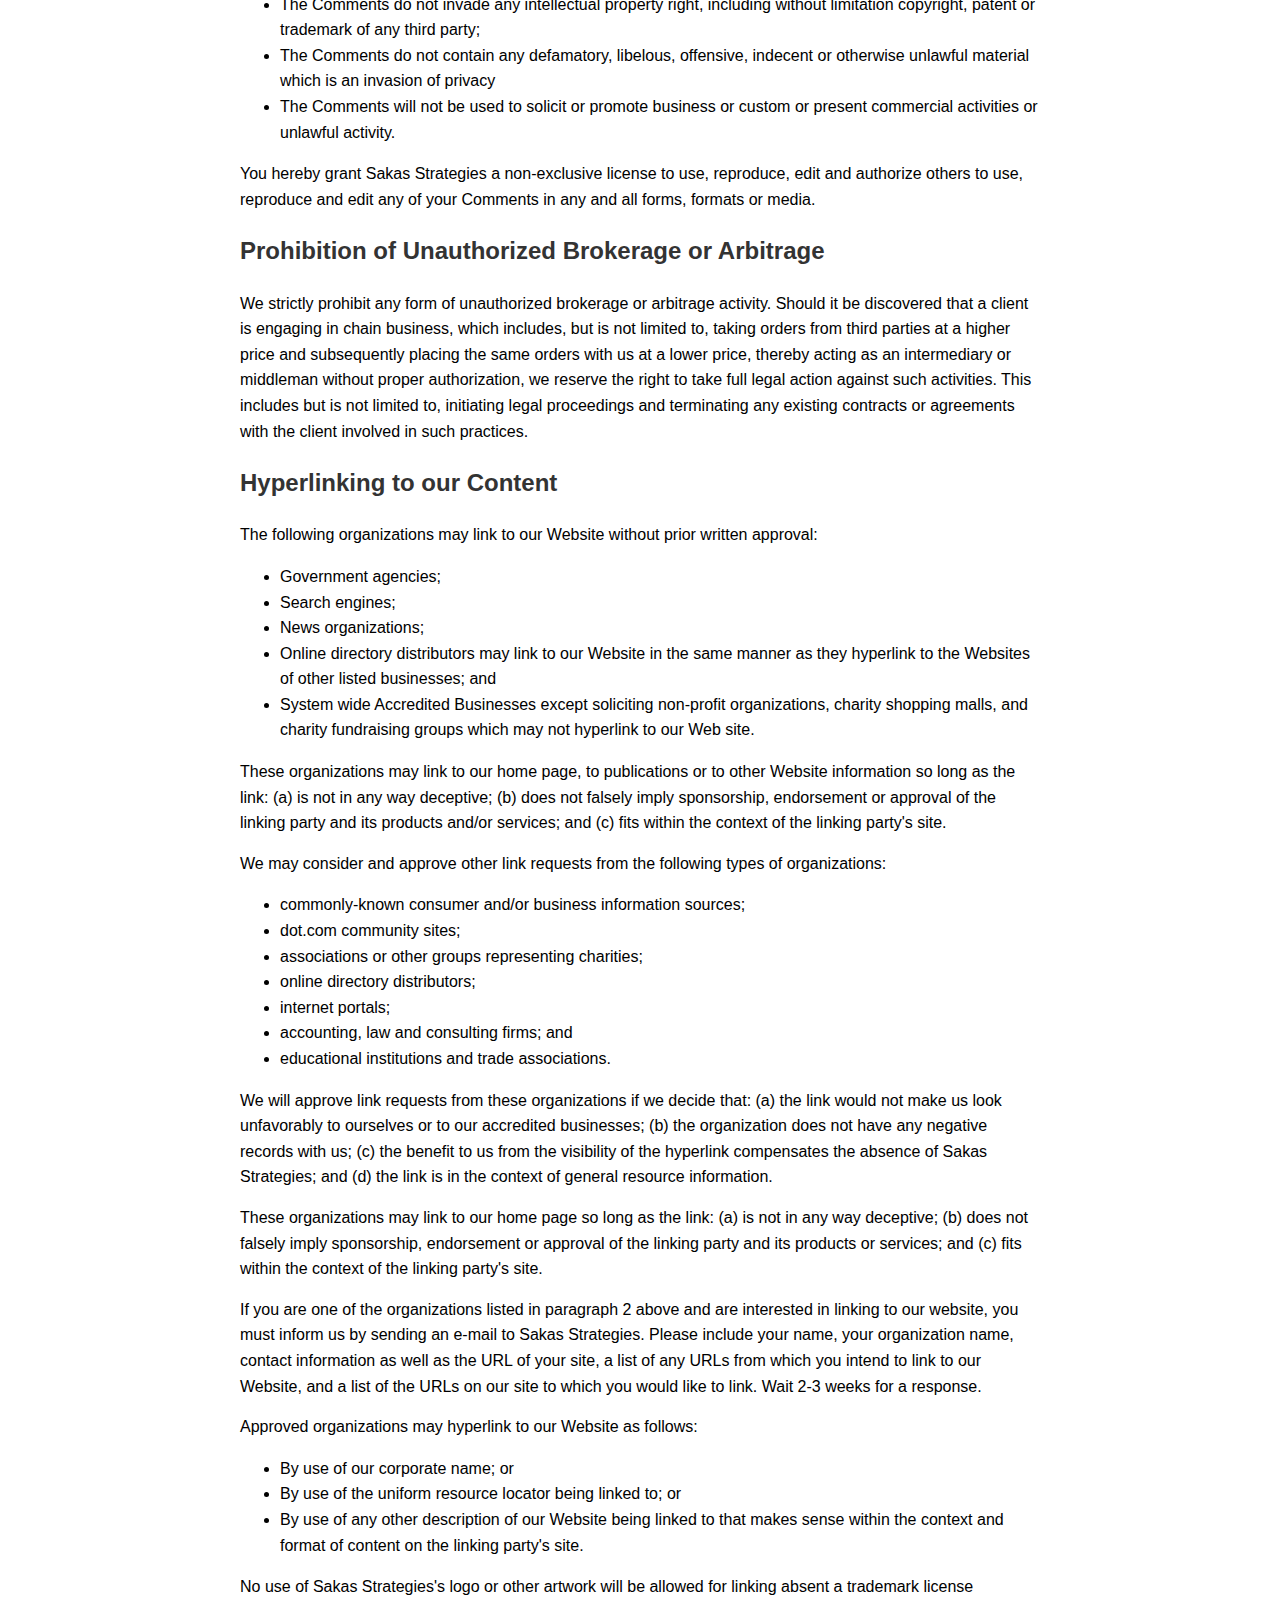
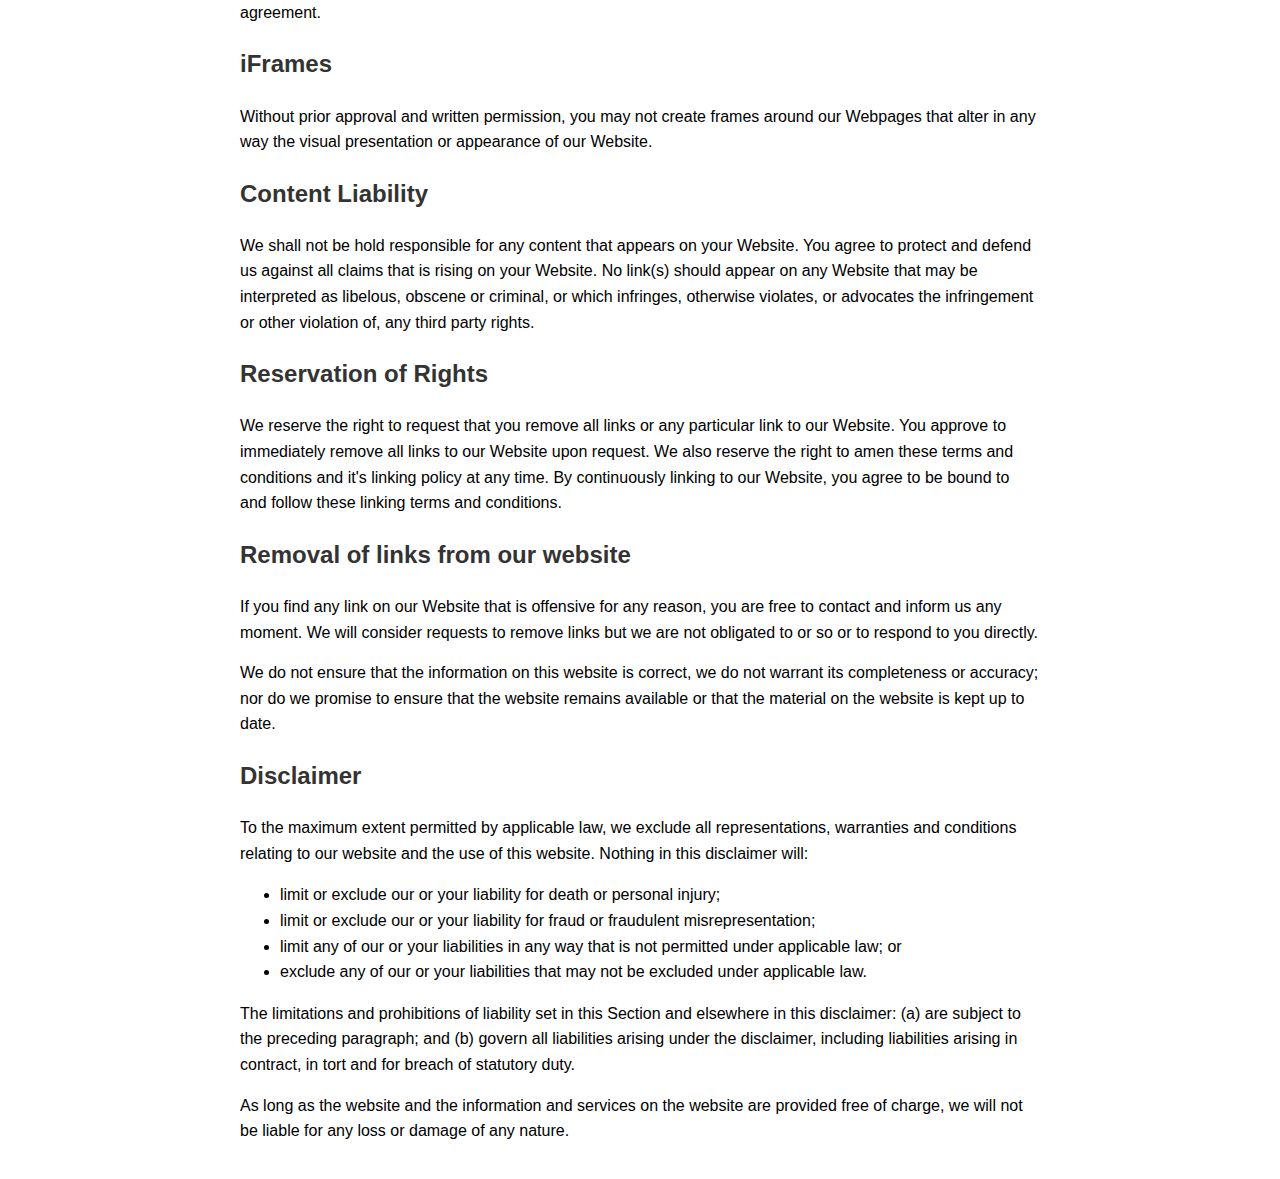
<file: terms-and-conditions.html>
<!DOCTYPE html>
<html lang="en">

<head>
    <meta charset="UTF-8">
    <meta name="viewport" content="width=device-width, initial-scale=1.0">
    <title>Terms and Conditions - Sakas Strategies</title>
    <style>
        body {
            font-family: Arial, sans-serif;
            line-height: 1.6;
            max-width: 800px;
            margin: auto;
            padding: 20px;
        }

        h1,
        h2,
        h3 {
            color: #333;
        }

        p {
            margin: 0 0 15px;
        }

        a {
            color: #0066cc;
            text-decoration: none;
        }

        a:hover {
            text-decoration: underline;
        }
    </style>
</head>

<body>
    <h1><strong>Terms and Conditions</strong></h1>

    <p>Last updated: June 24, 2024</p>

    <h2>Overview</h2>

    <p>Welcome to <strong>Sakas Strategies!</strong></p>

    <p>These terms and conditions outline the rules and regulations for the use of Sakas Strategies's Website, located at
        <a href="https://sakasstrategies.netlify.app/">https://sakasstrategies.netlify.app/</a>.
    </p>

    <p>By accessing this website we assume you accept these terms and conditions. Do not continue to use Sakas
        Strategies if you do not agree to take all of the terms and conditions stated on this page.</p>

    <p>The following terminology applies to these Terms and Conditions, Privacy Statement and Disclaimer Notice and all
        Agreements: "Client", "You" and "Your" refers to you, the person log on this website and compliant to the
        Company's terms and conditions. "The Company", "Ourselves", "We", "Our" and "Us", refers to our Company.
        "Party", "Parties", or "Us", refers to both the Client and ourselves. All terms refer to the offer, acceptance
        and consideration of payment necessary to undertake the process of our assistance to the Client in the most
        appropriate manner for the express purpose of meeting the Client's needs in respect of provision of the
        Company's stated services, in accordance with and subject to, prevailing law of in. Any use of the above
        terminology or other words in the singular, plural, capitalization and/or he/she or they, are taken as
        interchangeable and therefore as referring to same.</p>

    <h2><strong>Cookies</strong></h2>

    <p>We employ the use of cookies. By accessing Sakas Strategies, you agreed to use cookies in agreement with the Sakas
        Strategies's Privacy Policy. </p>

    <p>Most interactive websites use cookies to let us retrieve the user's details for each visit. Cookies are used by
        our website to enable the functionality of certain areas to make it easier for people visiting our website. Some
        of our affiliate/advertising partners may also use cookies.</p>

    <h2><strong>License</strong></h2>

    <p>Unless otherwise stated, Sakas Strategies and/or its licensors own the intellectual property rights for all
        material on Sakas Strategies. All intellectual property rights are reserved. You may access this from Sakas
        Strategies for your own personal use subjected to restrictions set in these terms and conditions.</p>

    <p>You must not:</p>
    <ul>
        <li>Republish material from Sakas Strategies</li>
        <li>Sell, rent or sub-license material from Sakas Strategies</li>
        <li>Reproduce, duplicate or copy material from Sakas Strategies</li>
        <li>Redistribute content from Sakas Strategies</li>
    </ul>

    <p>This Agreement shall begin on the date hereof. Our Terms and Conditions were created with the help of the
        <a href="https://www.termsandconditionsgenerator.com/">Free Terms and Conditions Generator</a>.
    </p>

    <p>Parts of this website offer an opportunity for users to post and exchange opinions and information in certain
        areas of the website. Sakas Strategies does not filter, edit, publish or review Comments prior to their presence
        on the website. Comments do not reflect the views and opinions of Sakas Strategies, its agents and/or affiliates.
        Comments reflect the views and opinions of the person who post their views and opinions. To the extent permitted
        by applicable laws, Sakas Strategies shall not be liable for the Comments or for any liability, damages or
        expenses caused and/or suffered as a result of any use of and/or posting of and/or appearance of the Comments on
        this website.</p>

    <p>Sakas Strategies reserves the right to monitor all Comments and to remove any Comments which can be considered
        inappropriate, offensive or causes breach of these Terms and Conditions.</p>

    <p>You warrant and represent that:</p>

    <ul>
        <li>You are entitled to post the Comments on our website and have all necessary licenses and consents to do so;
        </li>
        <li>The Comments do not invade any intellectual property right, including without limitation copyright, patent
            or trademark of any third party;</li>
        <li>The Comments do not contain any defamatory, libelous, offensive, indecent or otherwise unlawful material
            which is an invasion of privacy</li>
        <li>The Comments will not be used to solicit or promote business or custom or present commercial activities or
            unlawful activity.</li>
    </ul>

    <p>You hereby grant Sakas Strategies a non-exclusive license to use, reproduce, edit and authorize others to use,
        reproduce and edit any of your Comments in any and all forms, formats or media.</p>

    <h2><strong>Prohibition of Unauthorized Brokerage or Arbitrage</strong></h2>

    <p>We strictly prohibit any form of unauthorized brokerage or arbitrage activity. Should it be discovered that a
        client is engaging in chain business, which includes, but is not limited to, taking orders from third parties at a
        higher price and subsequently placing the same orders with us at a lower price, thereby acting as an intermediary or
        middleman without proper authorization, we reserve the right to take full legal action against such activities.
        This includes but is not limited to, initiating legal proceedings and terminating any existing contracts or
        agreements with the client involved in such practices.</p>

    <h2><strong>Hyperlinking to our Content</strong></h2>

    <p>The following organizations may link to our Website without prior written approval:</p>

    <ul>
        <li>Government agencies;</li>
        <li>Search engines;</li>
        <li>News organizations;</li>
        <li>Online directory distributors may link to our Website in the same manner as they hyperlink to the Websites of
            other listed businesses; and</li>
        <li>System wide Accredited Businesses except soliciting non-profit organizations, charity shopping malls, and
            charity fundraising groups which may not hyperlink to our Web site.</li>
    </ul>

    <p>These organizations may link to our home page, to publications or to other Website information so long as the
        link: (a) is not in any way deceptive; (b) does not falsely imply sponsorship, endorsement or approval of the
        linking party and its products and/or services; and (c) fits within the context of the linking party's site.</p>

    <p>We may consider and approve other link requests from the following types of organizations:</p>

    <ul>
        <li>commonly-known consumer and/or business information sources;</li>
        <li>dot.com community sites;</li>
        <li>associations or other groups representing charities;</li>
        <li>online directory distributors;</li>
        <li>internet portals;</li>
        <li>accounting, law and consulting firms; and</li>
        <li>educational institutions and trade associations.</li>
    </ul>

    <p>We will approve link requests from these organizations if we decide that: (a) the link would not make us look
        unfavorably to ourselves or to our accredited businesses; (b) the organization does not have any negative
        records with us; (c) the benefit to us from the visibility of the hyperlink compensates the absence of Sakas
        Strategies; and (d) the link is in the context of general resource information.</p>

    <p>These organizations may link to our home page so long as the link: (a) is not in any way deceptive; (b) does not
        falsely imply sponsorship, endorsement or approval of the linking party and its products or services; and (c)
        fits within the context of the linking party's site.</p>

    <p>If you are one of the organizations listed in paragraph 2 above and are interested in linking to our website, you
        must inform us by sending an e-mail to Sakas Strategies. Please include your name, your organization name,
        contact information as well as the URL of your site, a list of any URLs from which you intend to link to our
        Website, and a list of the URLs on our site to which you would like to link. Wait 2-3 weeks for a response.</p>

    <p>Approved organizations may hyperlink to our Website as follows:</p>

    <ul>
        <li>By use of our corporate name; or</li>
        <li>By use of the uniform resource locator being linked to; or</li>
        <li>By use of any other description of our Website being linked to that makes sense within the context and
            format of content on the linking party's site.</li>
    </ul>

    <p>No use of Sakas Strategies's logo or other artwork will be allowed for linking absent a trademark license
        agreement.</p>

    <h2><strong>iFrames</strong></h2>

    <p>Without prior approval and written permission, you may not create frames around our Webpages that alter in any
        way the visual presentation or appearance of our Website.</p>

    <h2><strong>Content Liability</strong></h2>

    <p>We shall not be hold responsible for any content that appears on your Website. You agree to protect and defend us
        against all claims that is rising on your Website. No link(s) should appear on any Website that may be
        interpreted as libelous, obscene or criminal, or which infringes, otherwise violates, or advocates the
        infringement or other violation of, any third party rights.</p>

    <h2><strong>Reservation of Rights</strong></h2>

    <p>We reserve the right to request that you remove all links or any particular link to our Website. You approve to
        immediately remove all links to our Website upon request. We also reserve the right to amen these terms and
        conditions and it's linking policy at any time. By continuously linking to our Website, you agree to be bound to
        and follow these linking terms and conditions.</p>

    <h2><strong>Removal of links from our website</strong></h2>

    <p>If you find any link on our Website that is offensive for any reason, you are free to contact and inform us any
        moment. We will consider requests to remove links but we are not obligated to or so or to respond to you
        directly.</p>

    <p>We do not ensure that the information on this website is correct, we do not warrant its completeness or accuracy;
        nor do we promise to ensure that the website remains available or that the material on the website is kept up to
        date.</p>

    <h2><strong>Disclaimer</strong></h2>

    <p>To the maximum extent permitted by applicable law, we exclude all representations, warranties and conditions
        relating to our website and the use of this website. Nothing in this disclaimer will:</p>

    <ul>
        <li>limit or exclude our or your liability for death or personal injury;</li>
        <li>limit or exclude our or your liability for fraud or fraudulent misrepresentation;</li>
        <li>limit any of our or your liabilities in any way that is not permitted under applicable law; or</li>
        <li>exclude any of our or your liabilities that may not be excluded under applicable law.</li>
    </ul>

    <p>The limitations and prohibitions of liability set in this Section and elsewhere in this disclaimer: (a) are
        subject to the preceding paragraph; and (b) govern all liabilities arising under the disclaimer, including
        liabilities arising in contract, in tort and for breach of statutory duty.</p>

    <p>As long as the website and the information and services on the website are provided free of charge, we will not
        be liable for any loss or damage of any nature.</p>
</body>

</html>
</file>
